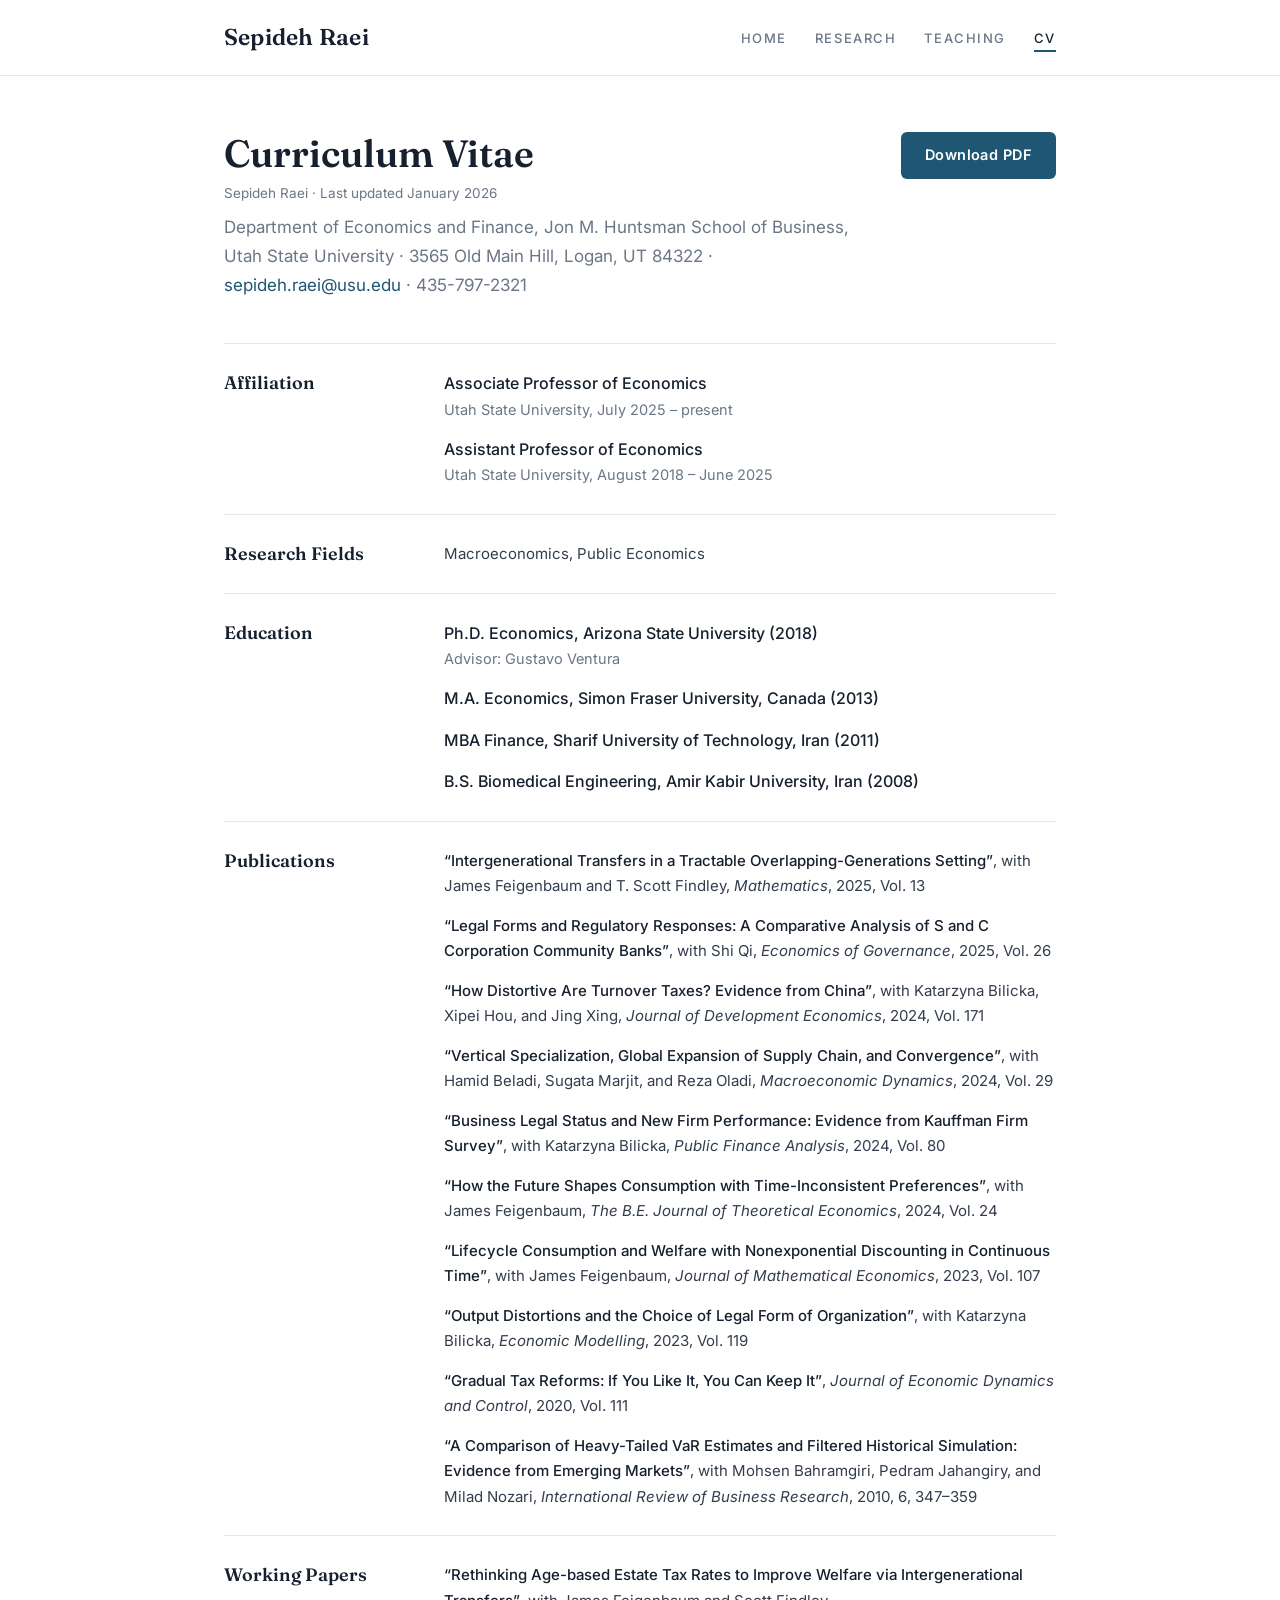
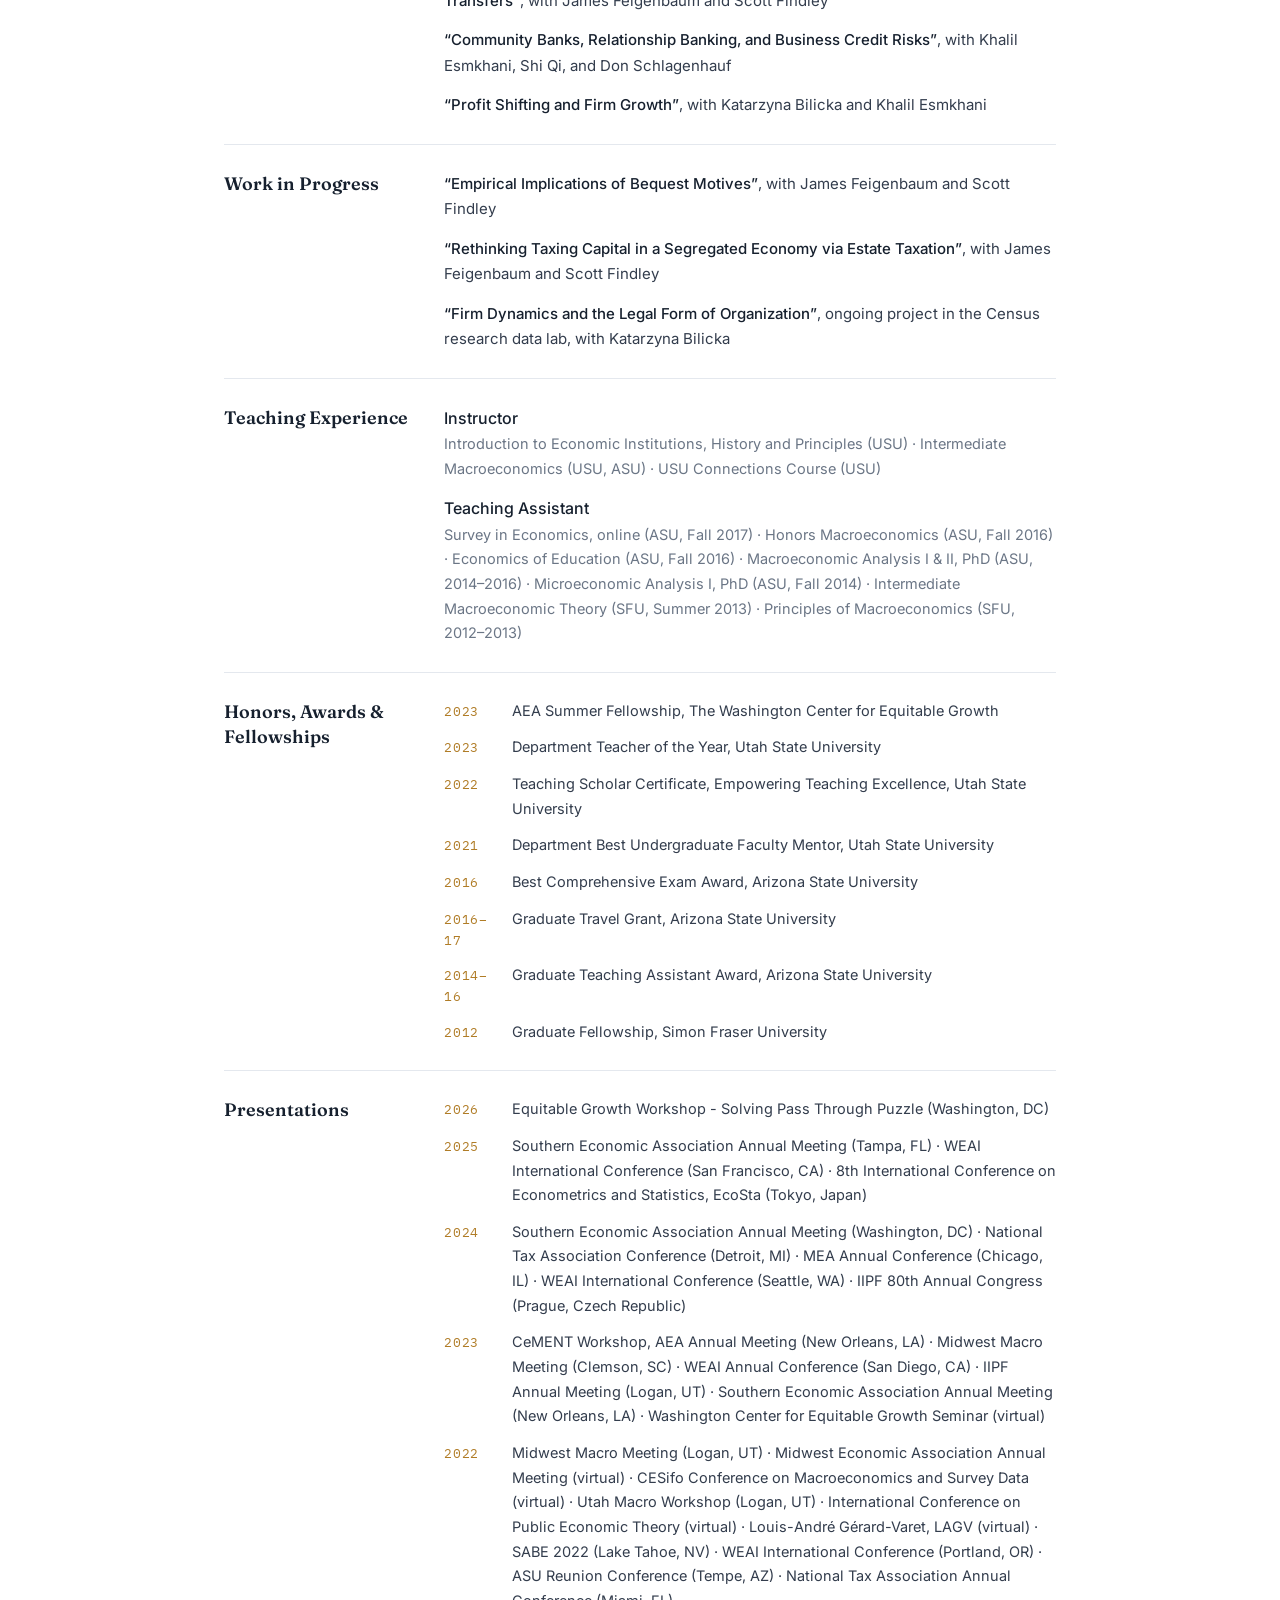
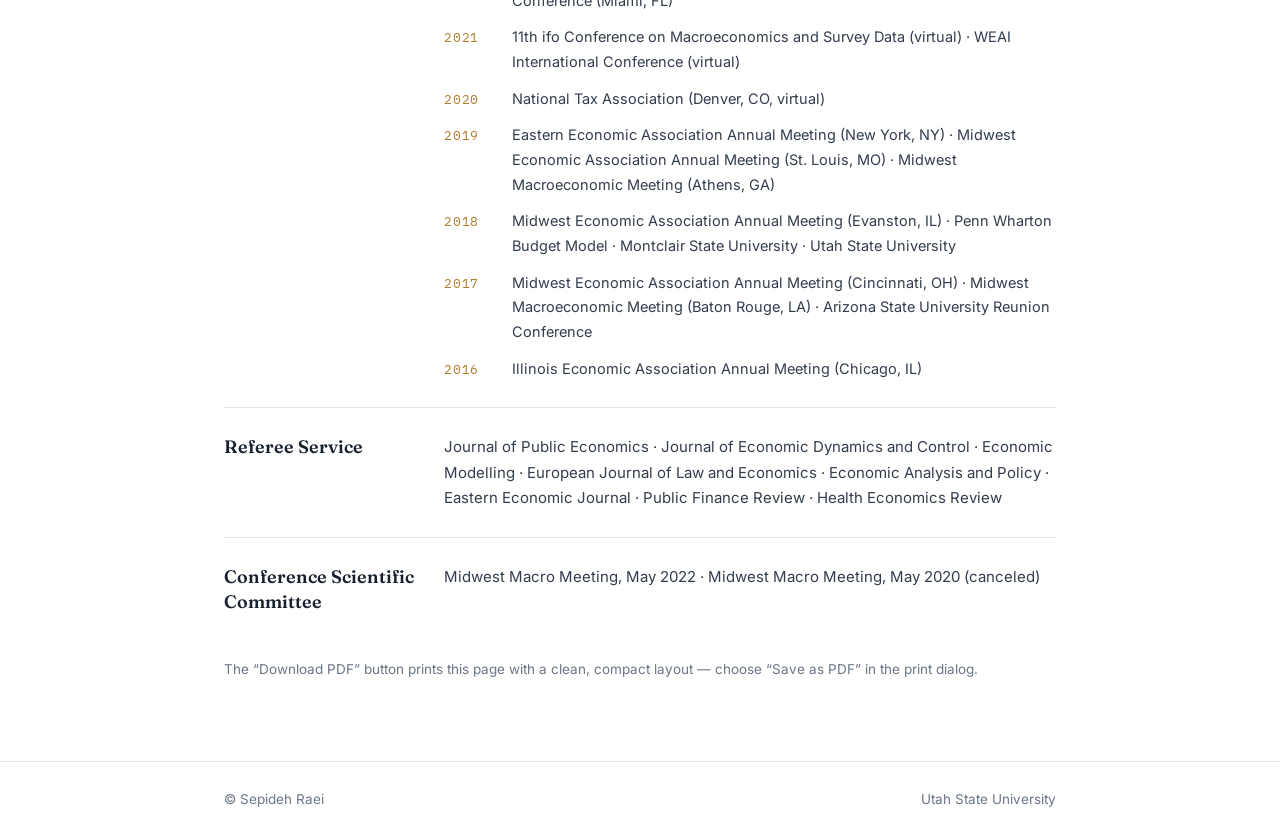
<file: cv.html>
<!DOCTYPE html>
<html lang="en">
<head>
	<meta charset="utf-8" />
	<meta name="viewport" content="width=device-width, initial-scale=1.0" />
	<title>CV — Sepideh Raei</title>
	<meta name="description" content="Curriculum vitae of Sepideh Raei — Associate Professor of Economics, Utah State University." />
	<link href="https://fonts.googleapis.com/css2?family=Inter:wght@400;500;600&family=Fraunces:ital,opsz,wght@0,9..144,400;0,9..144,600;1,9..144,400&family=IBM+Plex+Mono:wght@400;500&display=swap" rel="stylesheet" />
	<link rel="stylesheet" href="css/style.css" />
</head>
<body>

	<div id="header-wrap">
		<div id="header" class="container">
			<div id="logo"><a href="index.html">Sepideh Raei</a></div>
			<input type="checkbox" id="nav-toggle" />
			<label class="hamburger" for="nav-toggle">&#9776;</label>
			<nav class="site-nav">
				<ul>
					<li><a href="index.html">Home</a></li>
					<li><a href="research.html">Research</a></li>
					<li><a href="teaching.html">Teaching</a></li>
					<li class="active"><a href="cv.html">CV</a></li>
				</ul>
			</nav>
		</div>
	</div>

	<main>
		<div class="container">
			<div class="cv-head">
				<div>
					<h1 class="page-title">Curriculum Vitae</h1>
					<p class="updated">Sepideh Raei &middot; Last updated January 2026</p>
				</div>
				<div class="cta-row">
					<a class="button" href="#" onclick="window.print(); return false;">Download PDF</a>
				</div>
			</div>
			<p class="page-subtitle">Department of Economics and Finance, Jon M. Huntsman School of Business, Utah State University &middot; 3565 Old Main Hill, Logan, UT 84322 &middot; <a href="mailto:sepideh.raei@usu.edu">sepideh.raei@usu.edu</a> &middot; 435-797-2321</p>

			<div class="cv-section">
				<h2>Affiliation</h2>
				<div>
					<div class="cv-item">
						<div class="what">Associate Professor of Economics</div>
						<div class="where">Utah State University, July 2025 &ndash; present</div>
					</div>
					<div class="cv-item">
						<div class="what">Assistant Professor of Economics</div>
						<div class="where">Utah State University, August 2018 &ndash; June 2025</div>
					</div>
				</div>
			</div>

			<div class="cv-section">
				<h2>Research Fields</h2>
				<div>
					<p class="cv-plain">Macroeconomics, Public Economics</p>
				</div>
			</div>

			<div class="cv-section">
				<h2>Education</h2>
				<div>
					<div class="cv-item">
						<div class="what">Ph.D. Economics, Arizona State University (2018)</div>
						<div class="where">Advisor: Gustavo Ventura</div>
					</div>
					<div class="cv-item">
						<div class="what">M.A. Economics, Simon Fraser University, Canada (2013)</div>
					</div>
					<div class="cv-item">
						<div class="what">MBA Finance, Sharif University of Technology, Iran (2011)</div>
					</div>
					<div class="cv-item">
						<div class="what">B.S. Biomedical Engineering, Amir Kabir University, Iran (2008)</div>
					</div>
				</div>
			</div>

			<div class="cv-section allow-break">
				<h2>Publications</h2>
				<div>
					<div class="cv-pub"><span class="t">&ldquo;Intergenerational Transfers in a Tractable Overlapping-Generations Setting&rdquo;</span>, with James Feigenbaum and T. Scott Findley, <span class="j">Mathematics</span>, 2025, Vol. 13</div>
					<div class="cv-pub"><span class="t">&ldquo;Legal Forms and Regulatory Responses: A Comparative Analysis of S and C Corporation Community Banks&rdquo;</span>, with Shi Qi, <span class="j">Economics of Governance</span>, 2025, Vol. 26</div>
					<div class="cv-pub"><span class="t">&ldquo;How Distortive Are Turnover Taxes? Evidence from China&rdquo;</span>, with Katarzyna Bilicka, Xipei Hou, and Jing Xing, <span class="j">Journal of Development Economics</span>, 2024, Vol. 171</div>
					<div class="cv-pub"><span class="t">&ldquo;Vertical Specialization, Global Expansion of Supply Chain, and Convergence&rdquo;</span>, with Hamid Beladi, Sugata Marjit, and Reza Oladi, <span class="j">Macroeconomic Dynamics</span>, 2024, Vol. 29</div>
					<div class="cv-pub"><span class="t">&ldquo;Business Legal Status and New Firm Performance: Evidence from Kauffman Firm Survey&rdquo;</span>, with Katarzyna Bilicka, <span class="j">Public Finance Analysis</span>, 2024, Vol. 80</div>
					<div class="cv-pub"><span class="t">&ldquo;How the Future Shapes Consumption with Time-Inconsistent Preferences&rdquo;</span>, with James Feigenbaum, <span class="j">The B.E. Journal of Theoretical Economics</span>, 2024, Vol. 24</div>
					<div class="cv-pub"><span class="t">&ldquo;Lifecycle Consumption and Welfare with Nonexponential Discounting in Continuous Time&rdquo;</span>, with James Feigenbaum, <span class="j">Journal of Mathematical Economics</span>, 2023, Vol. 107</div>
					<div class="cv-pub"><span class="t">&ldquo;Output Distortions and the Choice of Legal Form of Organization&rdquo;</span>, with Katarzyna Bilicka, <span class="j">Economic Modelling</span>, 2023, Vol. 119</div>
					<div class="cv-pub"><span class="t">&ldquo;Gradual Tax Reforms: If You Like It, You Can Keep It&rdquo;</span>, <span class="j">Journal of Economic Dynamics and Control</span>, 2020, Vol. 111</div>
					<div class="cv-pub"><span class="t">&ldquo;A Comparison of Heavy-Tailed VaR Estimates and Filtered Historical Simulation: Evidence from Emerging Markets&rdquo;</span>, with Mohsen Bahramgiri, Pedram Jahangiry, and Milad Nozari, <span class="j">International Review of Business Research</span>, 2010, 6, 347&ndash;359</div>
				</div>
			</div>

			<div class="cv-section">
				<h2>Working Papers</h2>
				<div>
					<div class="cv-pub"><span class="t">&ldquo;Rethinking Age-based Estate Tax Rates to Improve Welfare via Intergenerational Transfers&rdquo;</span>, with James Feigenbaum and Scott Findley</div>
					<div class="cv-pub"><span class="t">&ldquo;Community Banks, Relationship Banking, and Business Credit Risks&rdquo;</span>, with Khalil Esmkhani, Shi Qi, and Don Schlagenhauf</div>
					<div class="cv-pub"><span class="t">&ldquo;Profit Shifting and Firm Growth&rdquo;</span>, with Katarzyna Bilicka and Khalil Esmkhani</div>
				</div>
			</div>

			<div class="cv-section">
				<h2>Work in Progress</h2>
				<div>
					<div class="cv-pub"><span class="t">&ldquo;Empirical Implications of Bequest Motives&rdquo;</span>, with James Feigenbaum and Scott Findley</div>
					<div class="cv-pub"><span class="t">&ldquo;Rethinking Taxing Capital in a Segregated Economy via Estate Taxation&rdquo;</span>, with James Feigenbaum and Scott Findley</div>
					<div class="cv-pub"><span class="t">&ldquo;Firm Dynamics and the Legal Form of Organization&rdquo;</span>, ongoing project in the Census research data lab, with Katarzyna Bilicka</div>
				</div>
			</div>

			<div class="cv-section">
				<h2>Teaching Experience</h2>
				<div>
					<div class="cv-item">
						<div class="what">Instructor</div>
						<div class="where">Introduction to Economic Institutions, History and Principles (USU) &middot; Intermediate Macroeconomics (USU, ASU) &middot; USU Connections Course (USU)</div>
					</div>
					<div class="cv-item">
						<div class="what">Teaching Assistant</div>
						<div class="where">Survey in Economics, online (ASU, Fall 2017) &middot; Honors Macroeconomics (ASU, Fall 2016) &middot; Economics of Education (ASU, Fall 2016) &middot; Macroeconomic Analysis I &amp; II, PhD (ASU, 2014&ndash;2016) &middot; Microeconomic Analysis I, PhD (ASU, Fall 2014) &middot; Intermediate Macroeconomic Theory (SFU, Summer 2013) &middot; Principles of Macroeconomics (SFU, 2012&ndash;2013)</div>
					</div>
				</div>
			</div>

			<div class="cv-section">
				<h2>Honors, Awards &amp; Fellowships</h2>
				<div>
					<div class="cv-year-row"><span class="y">2023</span><span>AEA Summer Fellowship, The Washington Center for Equitable Growth</span></div>
					<div class="cv-year-row"><span class="y">2023</span><span>Department Teacher of the Year, Utah State University</span></div>
					<div class="cv-year-row"><span class="y">2022</span><span>Teaching Scholar Certificate, Empowering Teaching Excellence, Utah State University</span></div>
					<div class="cv-year-row"><span class="y">2021</span><span>Department Best Undergraduate Faculty Mentor, Utah State University</span></div>
					<div class="cv-year-row"><span class="y">2016</span><span>Best Comprehensive Exam Award, Arizona State University</span></div>
					<div class="cv-year-row"><span class="y">2016&ndash;17</span><span>Graduate Travel Grant, Arizona State University</span></div>
					<div class="cv-year-row"><span class="y">2014&ndash;16</span><span>Graduate Teaching Assistant Award, Arizona State University</span></div>
					<div class="cv-year-row"><span class="y">2012</span><span>Graduate Fellowship, Simon Fraser University</span></div>
				</div>
			</div>

			<div class="cv-section allow-break">
				<h2>Presentations</h2>
				<div>
					<div class="cv-year-row"><span class="y">2026</span><span>Equitable Growth Workshop - Solving Pass Through Puzzle (Washington, DC)</span></div>
					<div class="cv-year-row"><span class="y">2025</span><span>Southern Economic Association Annual Meeting (Tampa, FL) &middot; WEAI International Conference (San Francisco, CA) &middot; 8th International Conference on Econometrics and Statistics, EcoSta (Tokyo, Japan)</span></div>
					<div class="cv-year-row"><span class="y">2024</span><span>Southern Economic Association Annual Meeting (Washington, DC) &middot; National Tax Association Conference (Detroit, MI) &middot; MEA Annual Conference (Chicago, IL) &middot; WEAI International Conference (Seattle, WA) &middot; IIPF 80th Annual Congress (Prague, Czech Republic)</span></div>
					<div class="cv-year-row"><span class="y">2023</span><span>CeMENT Workshop, AEA Annual Meeting (New Orleans, LA) &middot; Midwest Macro Meeting (Clemson, SC) &middot; WEAI Annual Conference (San Diego, CA) &middot; IIPF Annual Meeting (Logan, UT) &middot; Southern Economic Association Annual Meeting (New Orleans, LA) &middot; Washington Center for Equitable Growth Seminar (virtual)</span></div>
					<div class="cv-year-row"><span class="y">2022</span><span>Midwest Macro Meeting (Logan, UT) &middot; Midwest Economic Association Annual Meeting (virtual) &middot; CESifo Conference on Macroeconomics and Survey Data (virtual) &middot; Utah Macro Workshop (Logan, UT) &middot; International Conference on Public Economic Theory (virtual) &middot; Louis-Andr&eacute; G&eacute;rard-Varet, LAGV (virtual) &middot; SABE 2022 (Lake Tahoe, NV) &middot; WEAI International Conference (Portland, OR) &middot; ASU Reunion Conference (Tempe, AZ) &middot; National Tax Association Annual Conference (Miami, FL)</span></div>
					<div class="cv-year-row"><span class="y">2021</span><span>11th ifo Conference on Macroeconomics and Survey Data (virtual) &middot; WEAI International Conference (virtual)</span></div>
					<div class="cv-year-row"><span class="y">2020</span><span>National Tax Association (Denver, CO, virtual)</span></div>
					<div class="cv-year-row"><span class="y">2019</span><span>Eastern Economic Association Annual Meeting (New York, NY) &middot; Midwest Economic Association Annual Meeting (St. Louis, MO) &middot; Midwest Macroeconomic Meeting (Athens, GA)</span></div>
					<div class="cv-year-row"><span class="y">2018</span><span>Midwest Economic Association Annual Meeting (Evanston, IL) &middot; Penn Wharton Budget Model &middot; Montclair State University &middot; Utah State University</span></div>
					<div class="cv-year-row"><span class="y">2017</span><span>Midwest Economic Association Annual Meeting (Cincinnati, OH) &middot; Midwest Macroeconomic Meeting (Baton Rouge, LA) &middot; Arizona State University Reunion Conference</span></div>
					<div class="cv-year-row"><span class="y">2016</span><span>Illinois Economic Association Annual Meeting (Chicago, IL)</span></div>
				</div>
			</div>

			<div class="cv-section">
				<h2>Referee Service</h2>
				<div>
					<p class="cv-plain">Journal of Public Economics &middot; Journal of Economic Dynamics and Control &middot; Economic Modelling &middot; European Journal of Law and Economics &middot; Economic Analysis and Policy &middot; Eastern Economic Journal &middot; Public Finance Review &middot; Health Economics Review</p>
				</div>
			</div>

			<div class="cv-section">
				<h2>Conference Scientific Committee</h2>
				<div>
					<p class="cv-plain">Midwest Macro Meeting, May 2022 &middot; Midwest Macro Meeting, May 2020 (canceled)</p>
				</div>
			</div>

			<p class="small-note no-print">The &ldquo;Download PDF&rdquo; button prints this page with a clean, compact layout &mdash; choose &ldquo;Save as PDF&rdquo; in the print dialog.</p>

		</div>
	</main>

	<div id="footer-wrap">
		<div class="container">
			<span>&copy; Sepideh Raei</span>
			<span>Utah State University</span>
		</div>
	</div>

</body>
</html>
</file>
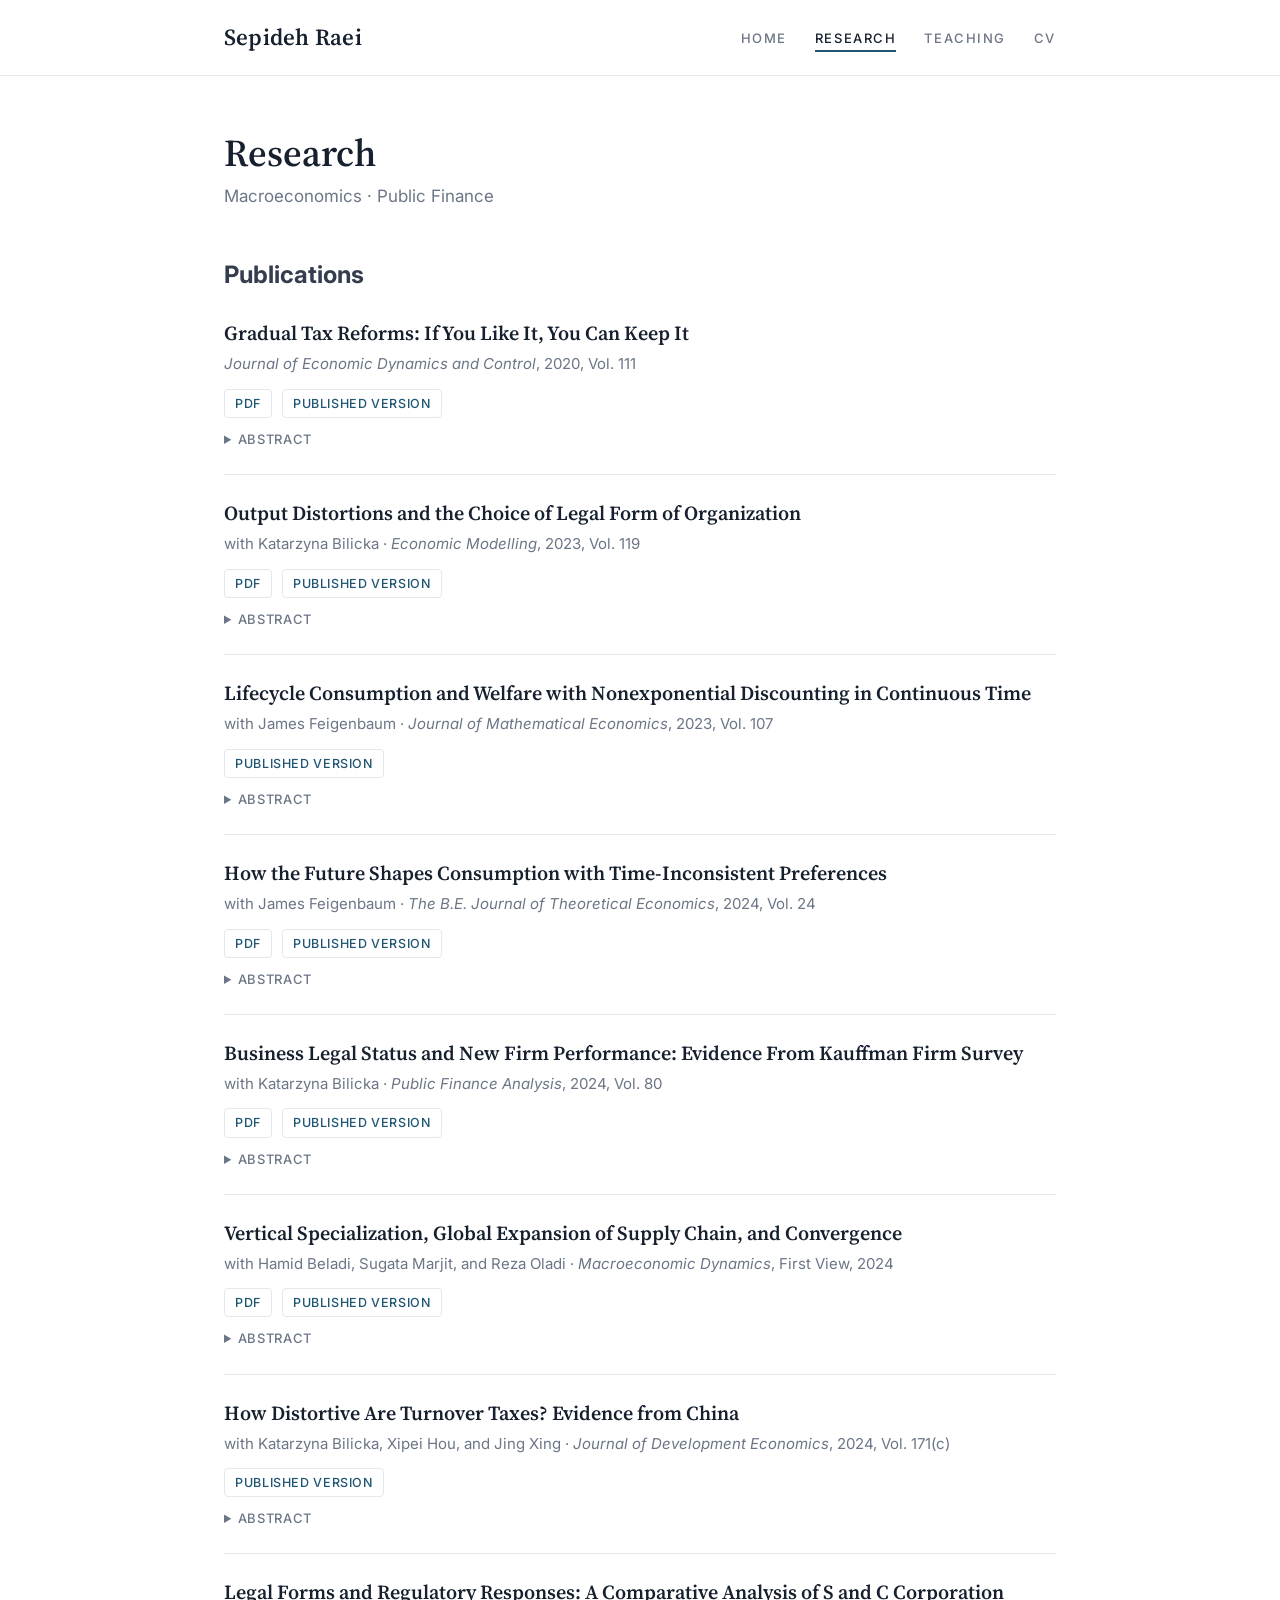
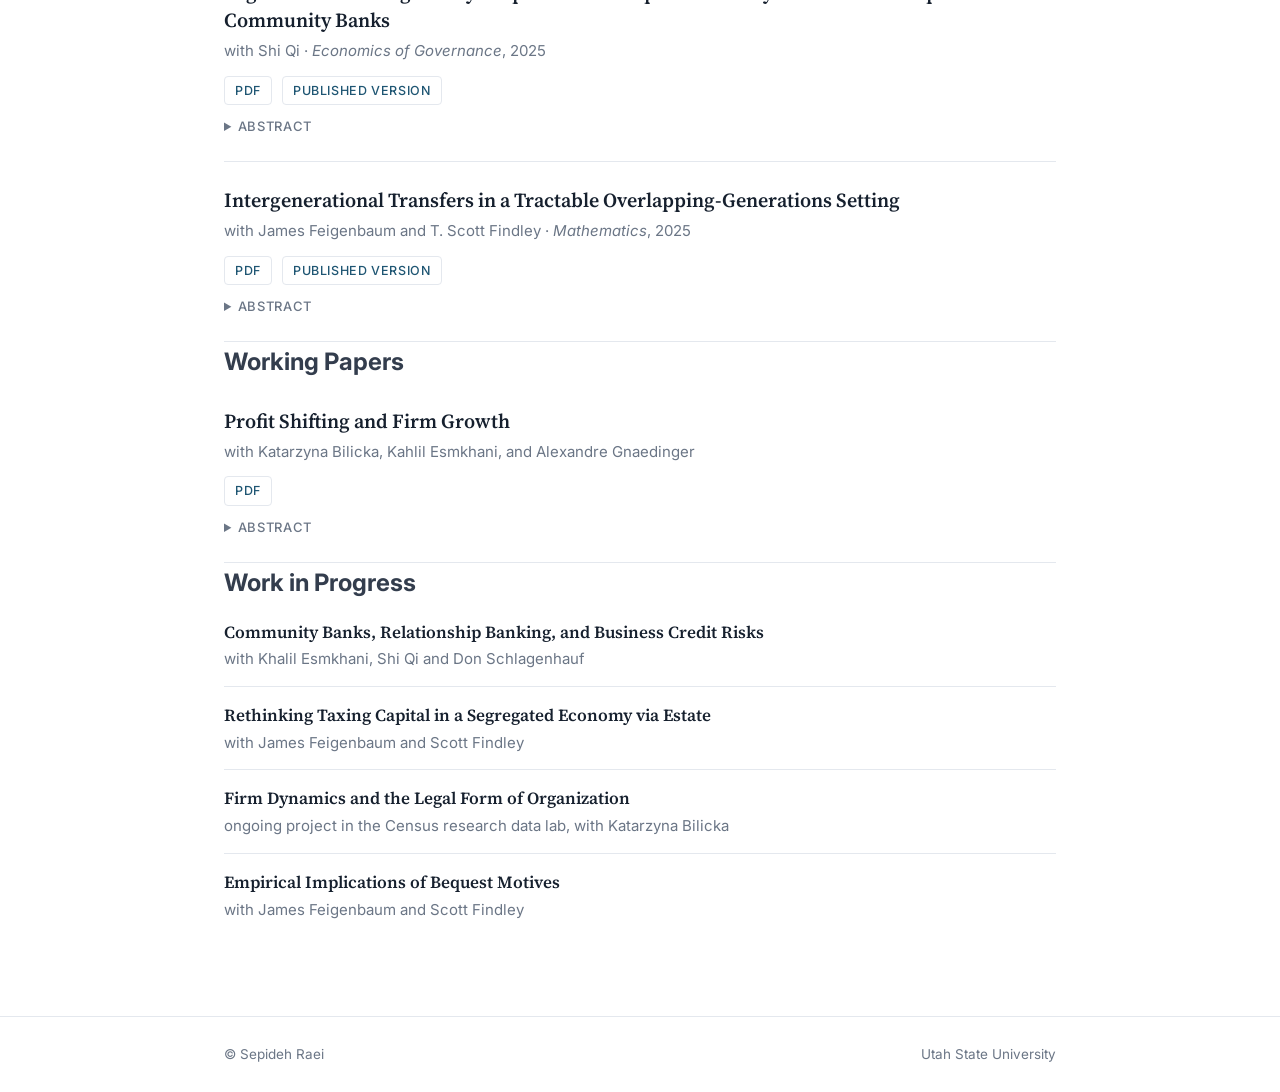
<file: research.html>
<!DOCTYPE html>
<html lang="en">
<head>
	<meta charset="utf-8" />
	<meta name="viewport" content="width=device-width, initial-scale=1.0" />
	<title>Research — Sepideh Raei</title>
	<meta name="description" content="Publications and working papers by Sepideh Raei." />
	<link href="https://fonts.googleapis.com/css2?family=Inter:wght@400;500;600&family=Source+Serif+4:opsz,wght@8..60,400;8..60,600&display=swap" rel="stylesheet" />
	<link rel="stylesheet" href="css/style.css" />
</head>
<body>

	<div id="header-wrap">
		<div id="header" class="container">
			<div id="logo"><a href="index.html">Sepideh Raei</a></div>
			<input type="checkbox" id="nav-toggle" />
			<label class="hamburger" for="nav-toggle">&#9776;</label>
			<nav class="site-nav">
				<ul>
					<li><a href="index.html">Home</a></li>
					<li class="active"><a href="research.html">Research</a></li>
					<li><a href="teaching.html">Teaching</a></li>
					<li><a href="cv.html">CV</a></li>
				</ul>
			</nav>
		</div>
	</div>

	<main>
		<div class="container">
			<h1 class="page-title">Research</h1>
			<p class="page-subtitle">Macroeconomics &middot; Public Finance</p>

			<h2 class="section-heading">Publications</h2>

			<article class="pub">
				<div class="title"><a href="files/gradualtaxreforms.pdf">Gradual Tax Reforms: If You Like It, You Can Keep It</a></div>
				<div class="meta"><span class="journal">Journal of Economic Dynamics and Control</span>, 2020, Vol. 111</div>
				<div class="links">
					<a href="files/gradualtaxreforms.pdf">PDF</a>
					<a href="https://doi.org/10.1016/j.jedc.2019.103793" target="_blank" rel="noopener">Published version</a>
				</div>
				<details>
					<summary>Abstract</summary>
					<p>A key challenge faced by tax reforms is their short-run welfare consequences. In this paper, I focus on a consumption-based tax reform that, despite the long-run welfare gains it generates, causes the welfare for some groups such as retirees or the working poor to fall during transition between steady states. Using a life-cycle model with heterogeneous households, I show how to devise a transition path from the current U.S. federal tax system to a consumption-based tax system that improves the welfare of current as well as future generations. In a nutshell, all households alive at the time of the policy change can choose when they want to switch to the new tax system, or whether they want to switch at all. I find that implementing a tax reform with this feature improves the welfare of 95% of the population in the short run, compared to less than 25% of population in the simple case with no choice. It takes about 20 years for half of the population to pay their taxes under the new tax code.</p>
				</details>
			</article>

			<article class="pub">
				<div class="title"><a href="files/output_distortion_and_the_choice_of_legal_form_of_organization_bilicka_raei.pdf">Output Distortions and the Choice of Legal Form of Organization</a></div>
				<div class="meta">with Katarzyna Bilicka &middot; <span class="journal">Economic Modelling</span>, 2023, Vol. 119</div>
				<div class="links">
					<a href="files/output_distortion_and_the_choice_of_legal_form_of_organization_bilicka_raei.pdf">PDF</a>
					<a href="https://www.sciencedirect.com/science/article/pii/S0264999322003960?dgcid=author" target="_blank" rel="noopener">Published version</a>
				</div>
				<details>
					<summary>Abstract</summary>
					<p>We study the distortions to aggregate output created by the differential tax treatment of corporations and pass through entities. We develop an industry equilibrium model in which the legal form of organization is an endogenous choice for firms facing trade off between tax treatment of business income, access to external capital, and the evolution of productivity over time. We match this model to features of the US economy. We find that, relative to the benchmark economy, revenue-neutral tax reform in which legal forms receive the same tax treatments leads to 1.25% increase in the aggregate output.</p>
				</details>
			</article>

			<article class="pub">
				<div class="title"><a href="https://authors.elsevier.com/sd/article/S0304-4068(23)00062-9" target="_blank" rel="noopener">Lifecycle Consumption and Welfare with Nonexponential Discounting in Continuous Time</a></div>
				<div class="meta">with James Feigenbaum &middot; <span class="journal">Journal of Mathematical Economics</span>, 2023, Vol. 107</div>
				<div class="links">
					<a href="https://doi.org/10.1016/j.jmateco.2023.102869" target="_blank" rel="noopener">Published version</a>
				</div>
				<details>
					<summary>Abstract</summary>
					<p>In a continuous-time lifecycle model with log utility and a general time-inconsistent discount function, we establish necessary and sufficient conditions under which commitment to the initial plan will increase the realized objective function for all future selves. We also establish necessary and sufficient conditions under which the log consumption profile over the lifecycle is locally concave. Empirically, the lifecycle profile of average household consumption is hump-shaped and thus concave at the peak, so this result is useful for identifying what discount functions are consistent with data. We express these conditions in terms of what we call the future weighting factor, which measures the deviation of the discount function from an (arbitrarily chosen) exponential discount function. Both the welfare and concavity conditions depend on how the marginal future weighting factor compares to a weighted average of marginal future weighting factors. If the marginal future weighting factor is sufficiently high at a given delay, i.e. if the discount function decays sufficiently more slowly than the chosen exponential at that delay, this implies that log consumption is concave at a point on the lifecycle profile and there will be a positive contribution to commitment utility relative to the realized utility for one of the selves.</p>
				</details>
			</article>

			<article class="pub">
				<div class="title"><a href="files/how_the_future_shape_consumption_feigenbaum_raei.pdf">How the Future Shapes Consumption with Time-Inconsistent Preferences</a></div>
				<div class="meta">with James Feigenbaum &middot; <span class="journal">The B.E. Journal of Theoretical Economics</span>, 2024, Vol. 24</div>
				<div class="links">
					<a href="files/how_the_future_shape_consumption_feigenbaum_raei.pdf">PDF</a>
					<a href="https://doi.org/10.1515/bejte-2022-0115" target="_blank" rel="noopener">Published version</a>
				</div>
				<details>
					<summary>Abstract</summary>
					<p>Time-inconsistent preferences, which are modeled by relative discount functions, are a common explanation for the empirical finding that lifecycle profiles of household consumption are typically hump-shaped rather than monotonic. More precisely, a time inconsistent preference which is present-biased can generate a hump-shaped consumption profile over the lifecycle. We develop a general framework for understanding "present bias" in consumption through a &ldquo;future weighting factor&rdquo; that perturbs the discount factor of utility at future periods away from exponential discounting. Using our framework we derive necessary and sufficient conditions on the future weighting factors for the consumption profile to be locally concave. We find that these conditions, which are necessary for the consumption profile to be hump-shaped, are stronger than just assuming a present bias. Furthermore, we obtain necessary and sufficient conditions under which the consumption profile determined in the first period of life Pareto dominates the realized consumption profile. Pareto dominance of this initial path must arise when the log consumption profile is strictly concave and the future weighting factor at the longest delay is not too large.</p>
				</details>
			</article>

			<article class="pub">
				<div class="title"><a href="files/bilicka_raei_2023_-_firm_survey.pdf">Business Legal Status and New Firm Performance: Evidence From Kauffman Firm Survey</a></div>
				<div class="meta">with Katarzyna Bilicka &middot; <span class="journal">Public Finance Analysis</span>, 2024, Vol. 80</div>
				<div class="links">
					<a href="files/bilicka_raei_2023_-_firm_survey.pdf">PDF</a>
					<a href="https://doi.org/10.1628/fa-2024-0001" target="_blank" rel="noopener">Published version</a>
				</div>
				<details>
					<summary>Abstract</summary>
					<p>In this paper, we explore the characteristics of newly established firms with different legal forms of organization. Using the Kauffman Firm Survey (KFS), a panel study of businesses established in 2004, we examine the relationship between firm performance and its organizational form and how this relationship changes as firms transition between legal status. We show that firms that are organized into forms that provide liability protection have more debt, higher credit scores, and are more innovative than firms without liability protection. We also observe a larger share of B2B firms with liability protection. Our analysis also indicates that expanding firms, intending to fund their growth via investors' equity, exhibit a preference for C-corporations over S-corporations or LLCs.</p>
				</details>
			</article>

			<article class="pub">
				<div class="title"><a href="files/md_trade.pdf">Vertical Specialization, Global Expansion of Supply Chain, and Convergence</a></div>
				<div class="meta">with Hamid Beladi, Sugata Marjit, and Reza Oladi &middot; <span class="journal">Macroeconomic Dynamics</span>, First View, 2024</div>
				<div class="links">
					<a href="files/md_trade.pdf">PDF</a>
					<a href="https://doi.org/10.1017/S136510052400021X" target="_blank" rel="noopener">Published version</a>
				</div>
				<details>
					<summary>Abstract</summary>
					<p>In this paper, we construct an elaborate general equilibrium model with a continuum of production fragments for an intermediate good, then embed it in a growth model to address the effects of global production fragmentation, vertical specialization and trade on growth and inequality for a small developing country. Among other results, we show that a small developing economy grows faster than the rest of the world as a result of global fragmentation and trade in intermediates if it is skilled-labor scarce. We also address the effects of such a trade opening on wage inequality.</p>
				</details>
			</article>

			<article class="pub">
				<div class="title"><a href="https://doi.org/10.1016/j.jdeveco.2024.103332" target="_blank" rel="noopener">How Distortive Are Turnover Taxes? Evidence from China</a></div>
				<div class="meta">with Katarzyna Bilicka, Xipei Hou, and Jing Xing &middot; <span class="journal">Journal of Development Economics</span>, 2024, Vol. 171(c)</div>
				<div class="links">
					<a href="https://www.sciencedirect.com/science/article/abs/pii/S0304387824000816" target="_blank" rel="noopener">Published version</a>
				</div>
				<details>
					<summary>Abstract</summary>
					<p>We investigate the impact of tax cascading on innovation activities of both upstream and downstream firms. As a natural experiment, we explore a reform that replaced turnover taxes with value-added taxes for service industries in China, which effectively removed tax cascading. We find a relative increase in sales, R&amp;D investment, and employment for affected service firms. Around half of the R&amp;D investment increase is driven by outsourcing from manufacturing firms. We document that smaller and less innovative manufacturing firms increase outsourcing more, while larger service firms benefit more from the tax reform. Our study provides new evidence on how taxation affects supplier networks and firms' innovation activities.</p>
				</details>
			</article>

			<article class="pub">
				<div class="title"><a href="files/bank_project__2_.pdf">Legal Forms and Regulatory Responses: A Comparative Analysis of S and C Corporation Community Banks</a></div>
				<div class="meta">with Shi Qi &middot; <span class="journal">Economics of Governance</span>, 2025</div>
				<div class="links">
					<a href="files/bank_project__2_.pdf">PDF</a>
					<a href="https://rdcu.be/eDi8l" target="_blank" rel="noopener">Published version</a>
				</div>
				<details>
					<summary>Abstract</summary>
					<p>This study investigates the differential responses of Subchapter S and C corporation banks within the U.S. community banking sector to significant policy changes following the 2007&ndash;2008 financial crisis. Using bank-level data from 2003 to 2019 and employing a difference-in-differences analysis, we explore how legal forms influence banks&rsquo; yields on earning assets and funding costs. Our findings reveal that S banks, due to their unique tax status and capital access limitations, exhibited more pronounced reductions in asset yields and increased funding costs compared to C banks.</p>
				</details>
			</article>

			<article class="pub">
				<div class="title"><a href="files/estate_tax__2_.pdf">Intergenerational Transfers in a Tractable Overlapping-Generations Setting</a></div>
				<div class="meta">with James Feigenbaum and T. Scott Findley &middot; <span class="journal">Mathematics</span>, 2025</div>
				<div class="links">
					<a href="files/estate_tax__2_.pdf">PDF</a>
					<a href="https://www.mdpi.com/2227-7390/13/23/3769" target="_blank" rel="noopener">Published version</a>
				</div>
				<details>
					<summary>Abstract</summary>
					<p>Motivated by the Generation-Skipping Transfer Tax (GSTT) in the United States, we examine how varying estate-tax rates by the heir&rsquo;s age affects welfare. Methodologically, we introduce a parsimonious constant-elasticity-of-substitution (CES) bequest utility that is markedly more tractable than the altruistic specifications commonly used in the literature, delivering closed-form optimal rules and transparent parameterization. Using this new framework, we provide a proof of concept showing how transfers from older to younger generations can enhance equilibrium welfare in a dynamically efficient economy &agrave; la Samuelson (1975). We embed the tractable bequest utility in a two-period overlapping-generations model with age-dependent estate-tax schedules. Numerical exercises&mdash;parameterized to the fact that estate-tax revenue is small relative to labor-income taxation&mdash;indicate that lowering the tax rate on bequests to younger heirs (grandchildren) relative to older heirs (adult children) raises the present value of lifetime resources and overall welfare, effectively reversing the logic of the current GSTT. The findings highlight a practical avenue for implementing a &ldquo;reverse social security&rdquo; transfer from old to young that can improve welfare in dynamically efficient economies.</p>
				</details>
			</article>

			<h2 class="section-heading">Working Papers</h2>

			<article class="pub">
				<div class="title"><a href="files/profit_shifting_sep2023.pdf">Profit Shifting and Firm Growth</a></div>
				<div class="meta">with Katarzyna Bilicka, Kahlil Esmkhani, and Alexandre Gnaedinger</div>
				<div class="links">
					<a href="files/profit_shifting_sep2023.pdf">PDF</a>
				</div>
				<details>
					<summary>Abstract</summary>
					<p>In this paper we analyze the consequences of profit shifting for firm growth. Using firm-level balance sheet data, we show that multi-establishment domestic firms tend to be larger than comparable multinational firms. We attribute this to the fact that some firms may prioritize tax saving and locate their new establishments in low tax countries at the expense of expanding at home. We build a novel firm dynamic model with multi-establishment firms to explain the mechanism driving this empirical observation. In our model, firms choose to expand their operations by either growing the size of each of their establishments or by opening a new establishment. They can open a new establishment either in a domestic, high-tax location or in a foreign, low-tax location. We use our model to show that tax planning incentives result in firms opting to be multinationals and having fewer and smaller establishments. This results in lower levels of output and employment. Our findings suggest that when firms put minimizing their tax bill as their objective, they may forgo a higher level of output and employment.</p>
				</details>
			</article>

			<h2 class="section-heading">Work in Progress</h2>

			<ul class="wip-list">
				<li>
					<div class="title">Community Banks, Relationship Banking, and Business Credit Risks</div>
					<div class="coauthors">with Khalil Esmkhani, Shi Qi and Don Schlagenhauf</div>
				</li>
				<li>
					<div class="title">Rethinking Taxing Capital in a Segregated Economy via Estate</div>
					<div class="coauthors">with James Feigenbaum and Scott Findley</div>
				</li>
				<li>
					<div class="title">Firm Dynamics and the Legal Form of Organization</div>
					<div class="coauthors">ongoing project in the Census research data lab, with Katarzyna Bilicka</div>
				</li>
				<li>
					<div class="title">Empirical Implications of Bequest Motives</div>
					<div class="coauthors">with James Feigenbaum and Scott Findley</div>
				</li>
			</ul>

		</div>
	</main>

	<div id="footer-wrap">
		<div class="container">
			<span>&copy; Sepideh Raei</span>
			<span>Utah State University</span>
		</div>
	</div>

</body>
</html>
</file>
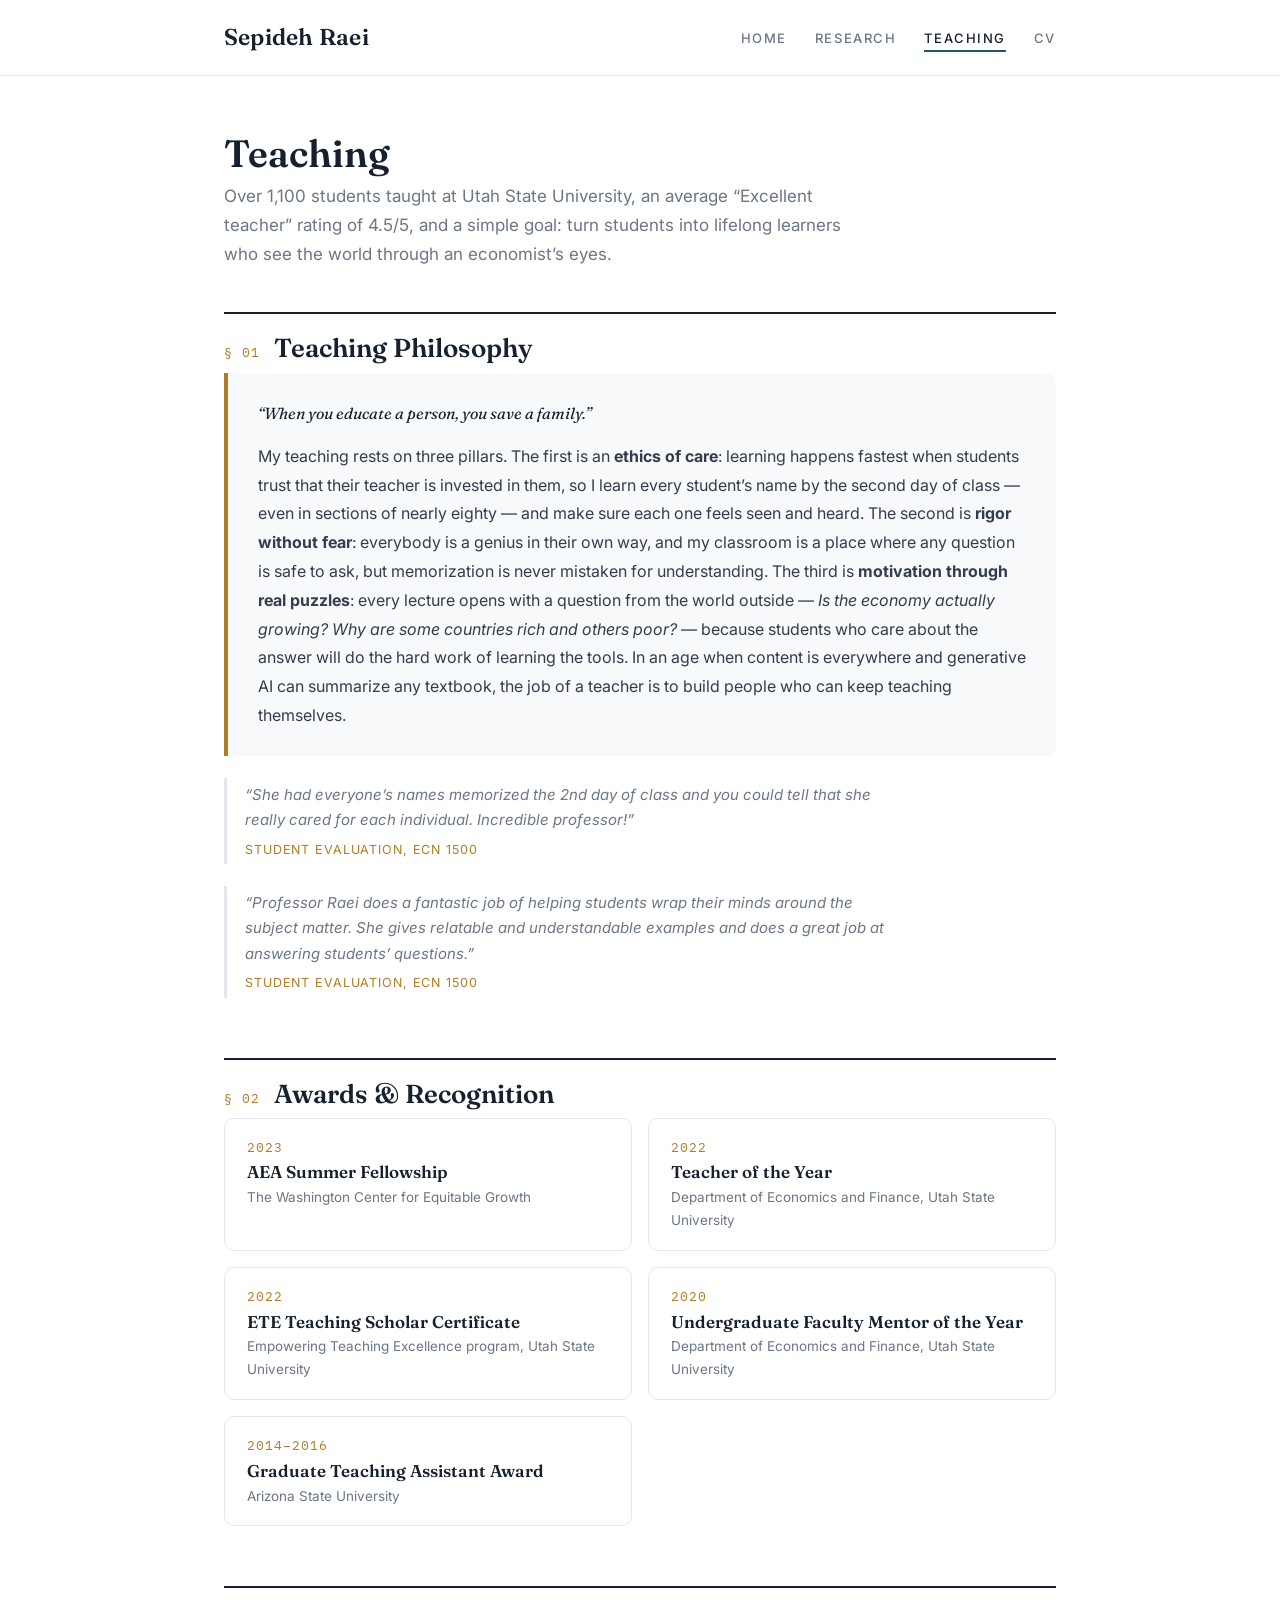
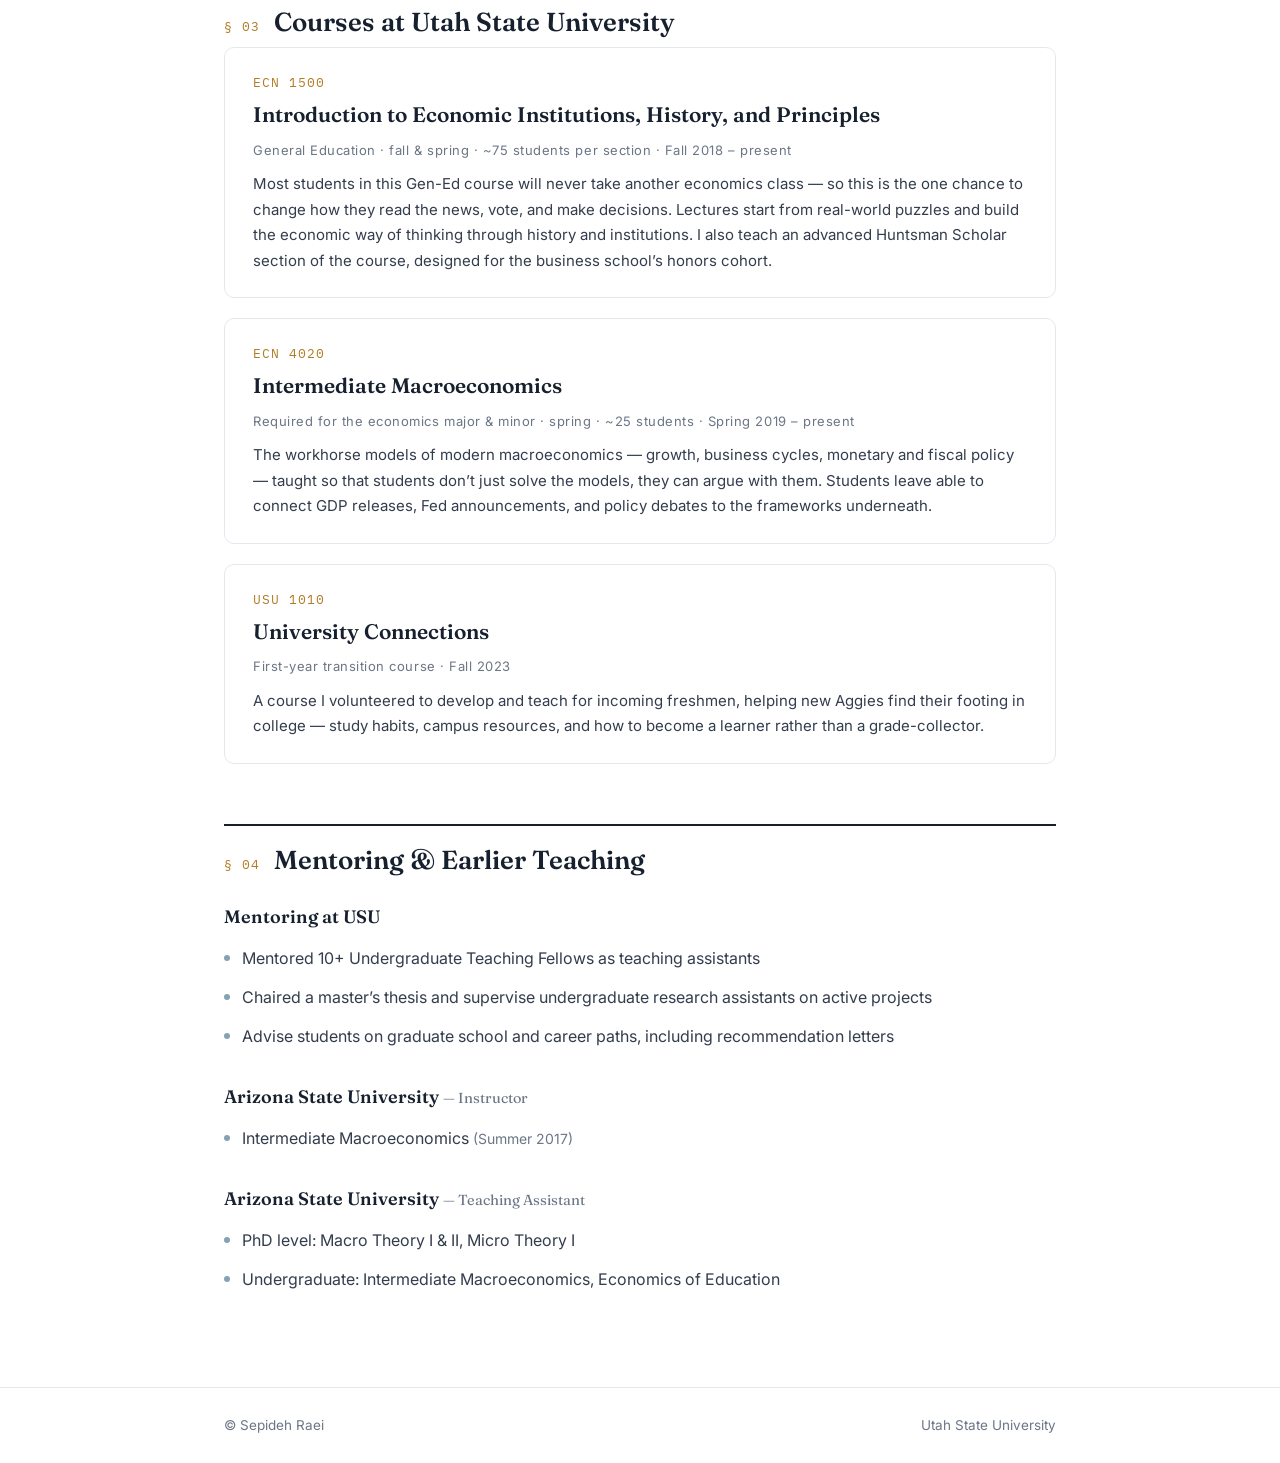
<file: teaching.html>
<!DOCTYPE html>
<html lang="en">
<head>
	<meta charset="utf-8" />
	<meta name="viewport" content="width=device-width, initial-scale=1.0" />
	<title>Teaching — Sepideh Raei</title>
	<meta name="description" content="Teaching philosophy, courses, and awards — Sepideh Raei, Utah State University." />
	<link href="https://fonts.googleapis.com/css2?family=Inter:wght@400;500;600&family=Fraunces:ital,opsz,wght@0,9..144,400;0,9..144,600;1,9..144,400&family=IBM+Plex+Mono:wght@400;500&display=swap" rel="stylesheet" />
	<link rel="canonical" href="https://sepidehraei.com/teaching.html" />
	<link rel="stylesheet" href="css/style.css" />
</head>
<body>

	<div id="header-wrap">
		<div id="header" class="container">
			<div id="logo"><a href="index.html">Sepideh Raei</a></div>
			<input type="checkbox" id="nav-toggle" />
			<label class="hamburger" for="nav-toggle">&#9776;</label>
			<nav class="site-nav">
				<ul>
					<li><a href="index.html">Home</a></li>
					<li><a href="research.html">Research</a></li>
					<li class="active"><a href="teaching.html">Teaching</a></li>
					<li><a href="cv.html">CV</a></li>
				</ul>
			</nav>
		</div>
	</div>

	<main>
		<div class="container">
			<h1 class="page-title">Teaching</h1>
			<p class="page-subtitle">Over 1,100 students taught at Utah State University, an average &ldquo;Excellent teacher&rdquo; rating of 4.5/5, and a simple goal: turn students into lifelong learners who see the world through an economist&rsquo;s eyes.</p>

			<div class="section-head">
				<span class="no">&sect; 01</span>
				<h2>Teaching Philosophy</h2>
			</div>

			<div class="philosophy">
				<p class="pull-quote">&ldquo;When you educate a person, you save a family.&rdquo;</p>
				<p>My teaching rests on three pillars. The first is an <strong>ethics of care</strong>: learning happens fastest when students trust that their teacher is invested in them, so I learn every student&rsquo;s name by the second day of class &mdash; even in sections of nearly eighty &mdash; and make sure each one feels seen and heard. The second is <strong>rigor without fear</strong>: everybody is a genius in their own way, and my classroom is a place where any question is safe to ask, but memorization is never mistaken for understanding. The third is <strong>motivation through real puzzles</strong>: every lecture opens with a question from the world outside &mdash; <em>Is the economy actually growing? Why are some countries rich and others poor?</em> &mdash; because students who care about the answer will do the hard work of learning the tools. In an age when content is everywhere and generative AI can summarize any textbook, the job of a teacher is to build people who can keep teaching themselves.</p>
			</div>

			<blockquote class="student-quote">
				&ldquo;She had everyone&rsquo;s names memorized the 2nd day of class and you could tell that she really cared for each individual. Incredible professor!&rdquo;
				<span class="who">Student evaluation, ECN 1500</span>
			</blockquote>

			<blockquote class="student-quote">
				&ldquo;Professor Raei does a fantastic job of helping students wrap their minds around the subject matter. She gives relatable and understandable examples and does a great job at answering students&rsquo; questions.&rdquo;
				<span class="who">Student evaluation, ECN 1500</span>
			</blockquote>

			<div class="section-head" id="awards">
				<span class="no">&sect; 02</span>
				<h2>Awards &amp; Recognition</h2>
			</div>

			<div class="awards">
				<div class="award">
					<div class="year">2023</div>
					<h3>AEA Summer Fellowship</h3>
					<p>The Washington Center for Equitable Growth</p>
				</div>
				<div class="award">
					<div class="year">2022</div>
					<h3>Teacher of the Year</h3>
					<p>Department of Economics and Finance, Utah State University</p>
				</div>
				<div class="award">
					<div class="year">2022</div>
					<h3>ETE Teaching Scholar Certificate</h3>
					<p>Empowering Teaching Excellence program, Utah State University</p>
				</div>
				<div class="award">
					<div class="year">2020</div>
					<h3>Undergraduate Faculty Mentor of the Year</h3>
					<p>Department of Economics and Finance, Utah State University</p>
				</div>
				<div class="award">
					<div class="year">2014&ndash;2016</div>
					<h3>Graduate Teaching Assistant Award</h3>
					<p>Arizona State University</p>
				</div>
			</div>

			<div class="section-head">
				<span class="no">&sect; 03</span>
				<h2>Courses at Utah State University</h2>
			</div>

			<div class="courses">
				<div class="course">
					<div class="code">ECN 1500</div>
					<h3>Introduction to Economic Institutions, History, and Principles</h3>
					<div class="facts">General Education &middot; fall &amp; spring &middot; ~75 students per section &middot; Fall 2018 &ndash; present</div>
					<p class="desc">Most students in this Gen-Ed course will never take another economics class &mdash; so this is the one chance to change how they read the news, vote, and make decisions. Lectures start from real-world puzzles and build the economic way of thinking through history and institutions. I also teach an advanced Huntsman Scholar section of the course, designed for the business school&rsquo;s honors cohort.</p>
				</div>
				<div class="course">
					<div class="code">ECN 4020</div>
					<h3>Intermediate Macroeconomics</h3>
					<div class="facts">Required for the economics major &amp; minor &middot; spring &middot; ~25 students &middot; Spring 2019 &ndash; present</div>
					<p class="desc">The workhorse models of modern macroeconomics &mdash; growth, business cycles, monetary and fiscal policy &mdash; taught so that students don&rsquo;t just solve the models, they can argue with them. Students leave able to connect GDP releases, Fed announcements, and policy debates to the frameworks underneath.</p>
				</div>
				<div class="course">
					<div class="code">USU 1010</div>
					<h3>University Connections</h3>
					<div class="facts">First-year transition course &middot; Fall 2023</div>
					<p class="desc">A course I volunteered to develop and teach for incoming freshmen, helping new Aggies find their footing in college &mdash; study habits, campus resources, and how to become a learner rather than a grade-collector.</p>
				</div>
			</div>

			<div class="section-head">
				<span class="no">&sect; 04</span>
				<h2>Mentoring &amp; Earlier Teaching</h2>
			</div>

			<div class="teaching-block">
				<h3>Mentoring at USU</h3>
				<ul>
					<li>Mentored 10+ Undergraduate Teaching Fellows as teaching assistants</li>
					<li>Chaired a master&rsquo;s thesis and supervise undergraduate research assistants on active projects</li>
					<li>Advise students on graduate school and career paths, including recommendation letters</li>
				</ul>
			</div>

			<div class="teaching-block">
				<h3>Arizona State University <span class="subtitle">&mdash; Instructor</span></h3>
				<ul>
					<li>Intermediate Macroeconomics <span class="award-year">(Summer 2017)</span></li>
				</ul>
			</div>

			<div class="teaching-block">
				<h3>Arizona State University <span class="subtitle">&mdash; Teaching Assistant</span></h3>
				<ul>
					<li>PhD level: Macro Theory I &amp; II, Micro Theory I</li>
					<li>Undergraduate: Intermediate Macroeconomics, Economics of Education</li>
				</ul>
			</div>

		</div>
	</main>

	<div id="footer-wrap">
		<div class="container">
			<span>&copy; Sepideh Raei</span>
			<span>Utah State University</span>
		</div>
	</div>

</body>
</html>
</file>
<file: css/style.css>
/* Redesign (dev1 branch): typography-driven academic site.
   Hand-built, zero frameworks. Serif display (Fraunces) + Inter body,
   numbered sections, credential badges, themed research groups. */

:root {
  --ink: #16202e;
  --body-text: #333d4d;
  --muted: #6b7686;
  --accent: #1f5673;
  --accent-dark: #16405a;
  --gold: #b07c26;
  --gold-soft: #faf4e7;
  --rule: #e4e8ee;
  --bg: #ffffff;
  --bg-soft: #f7f9fb;
  --serif: "Fraunces", "Source Serif 4", Georgia, "Times New Roman", serif;
  --sans: "Inter", "Helvetica Neue", Arial, sans-serif;
  --mono: "IBM Plex Mono", "SF Mono", Menlo, monospace;
}

* {
  margin: 0;
  padding: 0;
  box-sizing: border-box;
}

html {
  scroll-behavior: smooth;
}

body {
  font-family: var(--sans);
  font-size: 16px;
  line-height: 1.7;
  color: var(--body-text);
  background: var(--bg);
  -webkit-font-smoothing: antialiased;
}

a {
  color: var(--accent);
  text-decoration: none;
  border-bottom: 1px solid transparent;
  transition: color 0.15s ease, border-color 0.15s ease;
}

a:hover {
  color: var(--accent-dark);
  border-bottom-color: currentColor;
}

.container {
  max-width: 880px;
  margin: 0 auto;
  padding: 0 24px;
}

/* ---------- Header ---------- */

#header-wrap {
  border-bottom: 1px solid var(--rule);
  background: rgba(255, 255, 255, 0.94);
  backdrop-filter: blur(6px);
  position: sticky;
  top: 0;
  z-index: 10;
}

#header {
  display: flex;
  align-items: center;
  justify-content: space-between;
  flex-wrap: wrap;
  padding-top: 18px;
  padding-bottom: 18px;
}

#logo a {
  font-family: var(--serif);
  font-size: 23px;
  font-weight: 600;
  letter-spacing: 0.01em;
  color: var(--ink);
  border-bottom: none;
}

nav.site-nav ul {
  list-style: none;
  display: flex;
  gap: 28px;
}

nav.site-nav a {
  font-size: 13px;
  font-weight: 500;
  letter-spacing: 0.12em;
  text-transform: uppercase;
  color: var(--muted);
  padding: 4px 0;
  border-bottom: 2px solid transparent;
}

nav.site-nav a:hover {
  color: var(--ink);
  border-bottom-color: var(--rule);
}

nav.site-nav li.active a {
  color: var(--ink);
  border-bottom-color: var(--accent);
}

#nav-toggle {
  display: none;
}

.hamburger {
  display: none;
  font-size: 26px;
  cursor: pointer;
  color: var(--ink);
  line-height: 1;
}

/* ---------- Page scaffolding ---------- */

main {
  padding: 56px 0 80px;
  min-height: 62vh;
}

.page-title {
  font-family: var(--serif);
  font-size: 38px;
  font-weight: 600;
  color: var(--ink);
  margin-bottom: 6px;
  line-height: 1.15;
}

.page-subtitle {
  color: var(--muted);
  font-size: 17px;
  margin-bottom: 44px;
  max-width: 640px;
}

/* Numbered section headings (§ 01 …) */
.section-head {
  scroll-margin-top: 84px;
  display: flex;
  align-items: baseline;
  gap: 14px;
  margin: 60px 0 8px;
  padding-top: 18px;
  border-top: 2px solid var(--ink);
}

.section-head:first-of-type {
  margin-top: 0;
}

.section-head .no {
  font-family: var(--mono);
  font-size: 13px;
  letter-spacing: 0.08em;
  color: var(--gold);
  white-space: nowrap;
}

.section-head h2 {
  font-family: var(--serif);
  font-size: 26px;
  font-weight: 600;
  color: var(--ink);
  line-height: 1.25;
}

.section-lede {
  color: var(--muted);
  font-size: 15.5px;
  max-width: 660px;
  margin-bottom: 26px;
}

/* ---------- Home ---------- */

.hero {
  display: flex;
  gap: 52px;
  align-items: flex-start;
  flex-wrap: wrap;
  margin-bottom: 30px;
}

.hero .photo {
  flex: 0 0 250px;
}

.hero .photo img {
  width: 100%;
  border-radius: 8px;
  box-shadow: 0 10px 32px rgba(22, 32, 46, 0.16);
}

.hero .intro {
  flex: 1 1 400px;
}

.eyebrow {
  font-family: var(--mono);
  font-size: 12.5px;
  letter-spacing: 0.14em;
  text-transform: uppercase;
  color: var(--gold);
  margin-bottom: 10px;
}

.hero h1 {
  font-family: var(--serif);
  font-size: 44px;
  font-weight: 600;
  line-height: 1.1;
  color: var(--ink);
  margin-bottom: 14px;
}

.hero .tagline {
  font-family: var(--serif);
  font-size: 21px;
  font-weight: 400;
  font-style: italic;
  line-height: 1.5;
  color: var(--ink);
  margin-bottom: 18px;
}

.hero .role {
  font-size: 16.5px;
  color: var(--muted);
  margin-bottom: 20px;
}

.hero .lead {
  font-size: 16.5px;
  margin-bottom: 24px;
  max-width: 560px;
}

.badges {
  display: flex;
  gap: 10px;
  flex-wrap: wrap;
  margin-bottom: 28px;
}

.badges span {
  font-size: 12.5px;
  font-weight: 600;
  letter-spacing: 0.05em;
  color: var(--gold);
  background: var(--gold-soft);
  border: 1px solid #ecd9b4;
  border-radius: 999px;
  padding: 5px 14px;
}

.cta-row {
  display: flex;
  gap: 12px;
  flex-wrap: wrap;
  margin-bottom: 8px;
}

.button {
  display: inline-block;
  background: var(--accent);
  color: #fff;
  font-size: 14.5px;
  font-weight: 600;
  letter-spacing: 0.03em;
  padding: 11px 24px;
  border-radius: 6px;
  border-bottom: none;
  transition: background 0.15s ease;
}

.button:hover {
  background: var(--accent-dark);
  color: #fff;
  border-bottom: none;
}

.button.ghost {
  background: transparent;
  color: var(--accent);
  border: 1px solid var(--accent);
  padding: 10px 23px;
}

.button.ghost:hover {
  background: var(--bg-soft);
  color: var(--accent-dark);
}

/* Stats strip */
.stats {
  display: grid;
  grid-template-columns: repeat(4, 1fr);
  gap: 16px;
  margin: 42px 0 10px;
  padding: 26px 0;
  border-top: 1px solid var(--rule);
  border-bottom: 1px solid var(--rule);
}

.stats .stat {
  text-align: center;
}

a.stat {
  display: block;
  border-bottom: none;
  border-radius: 8px;
  transition: background 0.15s ease;
}

a.stat:hover {
  background: var(--bg-soft);
  border-bottom: none;
}

a.stat:hover .n {
  color: var(--accent);
}

.stats .n {
  font-family: var(--serif);
  font-size: 30px;
  font-weight: 600;
  color: var(--ink);
  line-height: 1.2;
}

.stats .l {
  font-size: 12.5px;
  letter-spacing: 0.07em;
  text-transform: uppercase;
  color: var(--muted);
}

/* Home teaser cards */
.teasers {
  display: grid;
  grid-template-columns: 1fr 1fr;
  gap: 22px;
  margin-top: 40px;
}

.teaser {
  display: block;
  border: 1px solid var(--rule);
  border-radius: 10px;
  padding: 26px 28px;
  color: var(--body-text);
  transition: border-color 0.15s ease, box-shadow 0.15s ease;
}

.teaser:hover {
  border-color: var(--accent);
  box-shadow: 0 6px 22px rgba(22, 32, 46, 0.08);
  color: var(--body-text);
  border-bottom-color: var(--accent);
}

.teaser .no {
  font-family: var(--mono);
  font-size: 12px;
  letter-spacing: 0.08em;
  color: var(--gold);
}

.teaser h3 {
  font-family: var(--serif);
  font-size: 21px;
  font-weight: 600;
  color: var(--ink);
  margin: 6px 0 8px;
}

.teaser p {
  font-size: 14.5px;
  color: var(--muted);
}

.teaser .go {
  display: inline-block;
  margin-top: 12px;
  font-size: 13px;
  font-weight: 600;
  letter-spacing: 0.06em;
  text-transform: uppercase;
  color: var(--accent);
}

.contact-card {
  background: var(--bg-soft);
  border: 1px solid var(--rule);
  border-radius: 10px;
  padding: 24px 28px;
  margin-top: 40px;
}

.contact-card h2 {
  font-family: var(--serif);
  font-size: 19px;
  font-weight: 600;
  color: var(--ink);
  margin-bottom: 10px;
}

.contact-card dl {
  display: grid;
  grid-template-columns: 76px 1fr;
  row-gap: 4px;
}

.contact-card dt {
  font-size: 13px;
  font-weight: 600;
  letter-spacing: 0.06em;
  text-transform: uppercase;
  color: var(--muted);
  line-height: 27px;
}

.contact-card dd {
  margin: 0;
}

/* ---------- Research ---------- */

.pub {
  padding: 24px 0;
  border-bottom: 1px solid var(--rule);
}

.pub:last-child {
  border-bottom: none;
}

.pub .title {
  font-family: var(--serif);
  font-size: 20px;
  font-weight: 600;
  line-height: 1.4;
  color: var(--ink);
}

.pub .title a {
  color: inherit;
}

.pub .title a:hover {
  color: var(--accent);
}

.pub .meta {
  font-size: 15px;
  color: var(--muted);
  margin-top: 4px;
}

.pub .meta .journal {
  font-style: italic;
}

.pub .hook {
  font-size: 15.5px;
  line-height: 1.7;
  color: var(--body-text);
  margin-top: 10px;
  max-width: 700px;
}

.pub .hook::before {
  content: "→ ";
  color: var(--gold);
  font-weight: 600;
}

.pub .links {
  margin-top: 12px;
  display: flex;
  gap: 10px;
  flex-wrap: wrap;
}

.pub .links a {
  font-size: 12.5px;
  font-weight: 500;
  letter-spacing: 0.05em;
  text-transform: uppercase;
  color: var(--accent);
  border: 1px solid var(--rule);
  border-radius: 4px;
  padding: 3px 10px;
}

.pub .links a:hover {
  border-color: var(--accent);
  background: var(--bg-soft);
}

.pub details {
  margin-top: 10px;
}

.pub summary {
  font-size: 13px;
  font-weight: 500;
  letter-spacing: 0.05em;
  text-transform: uppercase;
  color: var(--muted);
  cursor: pointer;
  user-select: none;
}

.pub summary:hover {
  color: var(--accent);
}

.pub details p {
  font-size: 14.5px;
  line-height: 1.75;
  color: var(--body-text);
  margin-top: 10px;
  padding-left: 16px;
  border-left: 3px solid var(--rule);
}

ul.wip-list {
  list-style: none;
}

ul.wip-list li {
  padding: 14px 0;
  border-bottom: 1px solid var(--rule);
}

ul.wip-list li:last-child {
  border-bottom: none;
}

ul.wip-list .title {
  font-family: var(--serif);
  font-size: 17px;
  font-weight: 600;
  color: var(--ink);
}

ul.wip-list .coauthors {
  font-size: 15px;
  color: var(--muted);
}

/* ---------- Teaching ---------- */

.philosophy {
  background: var(--bg-soft);
  border-left: 4px solid var(--gold);
  border-radius: 0 10px 10px 0;
  padding: 26px 30px;
  margin-bottom: 10px;
}

.philosophy p {
  font-size: 16px;
  line-height: 1.8;
}

.philosophy p + p {
  margin-top: 14px;
}

.pull-quote {
  font-family: var(--serif);
  font-size: 20px;
  font-style: italic;
  color: var(--ink);
  margin: 0 0 14px;
}

.student-quote {
  font-size: 15px;
  font-style: italic;
  color: var(--muted);
  border-left: 3px solid var(--rule);
  padding: 4px 0 4px 18px;
  margin: 22px 0;
  max-width: 680px;
}

.student-quote .who {
  display: block;
  font-style: normal;
  font-size: 12.5px;
  letter-spacing: 0.07em;
  text-transform: uppercase;
  margin-top: 6px;
  color: var(--gold);
}

/* Course cards */
.courses {
  display: grid;
  grid-template-columns: 1fr;
  gap: 20px;
}

.course {
  border: 1px solid var(--rule);
  border-radius: 10px;
  padding: 24px 28px;
}

.course .code {
  font-family: var(--mono);
  font-size: 12.5px;
  letter-spacing: 0.08em;
  color: var(--gold);
}

.course h3 {
  font-family: var(--serif);
  font-size: 21px;
  font-weight: 600;
  color: var(--ink);
  margin: 4px 0 6px;
}

.course .facts {
  font-size: 13px;
  letter-spacing: 0.04em;
  color: var(--muted);
  margin-bottom: 10px;
}

.course p.desc {
  font-size: 15px;
  line-height: 1.7;
}

/* Award cards */
.awards {
  display: grid;
  grid-template-columns: 1fr 1fr;
  gap: 16px;
}

.award {
  border: 1px solid var(--rule);
  border-radius: 10px;
  padding: 18px 22px;
  background: var(--bg);
}

.award .year {
  font-family: var(--mono);
  font-size: 12.5px;
  letter-spacing: 0.08em;
  color: var(--gold);
}

.award h3 {
  font-family: var(--serif);
  font-size: 17px;
  font-weight: 600;
  color: var(--ink);
  line-height: 1.35;
  margin: 3px 0 2px;
}

.award p {
  font-size: 13.5px;
  color: var(--muted);
}

/* Past teaching list */
.teaching-block {
  margin-bottom: 8px;
}

.teaching-block h3 {
  font-family: var(--serif);
  font-size: 18px;
  font-weight: 600;
  color: var(--ink);
  margin: 26px 0 6px;
}

.teaching-block h3 .subtitle {
  font-size: 14.5px;
  font-weight: 400;
  color: var(--muted);
}

.teaching-block ul {
  list-style: none;
  margin-top: 4px;
}

.teaching-block li {
  padding: 6px 0 6px 18px;
  position: relative;
}

.teaching-block li::before {
  content: "";
  position: absolute;
  left: 0;
  top: 16px;
  width: 6px;
  height: 6px;
  border-radius: 50%;
  background: var(--accent);
  opacity: 0.55;
}

.award-year {
  color: var(--muted);
  font-size: 14px;
}

/* ---------- CV ---------- */

.cv-head {
  display: flex;
  justify-content: space-between;
  align-items: flex-start;
  gap: 20px;
  flex-wrap: wrap;
  margin-bottom: 8px;
}

.cv-head .updated {
  font-size: 13.5px;
  color: var(--muted);
}

.cv-section {
  scroll-margin-top: 84px;
  display: grid;
  grid-template-columns: 190px 1fr;
  gap: 10px 30px;
  padding: 26px 0;
  border-top: 1px solid var(--rule);
}

.cv-section > h2 {
  font-family: var(--serif);
  font-size: 18px;
  font-weight: 600;
  color: var(--ink);
  line-height: 1.4;
}

.cv-section > div {
  min-width: 0;
}

.cv-item {
  margin-bottom: 14px;
}

.cv-item:last-child {
  margin-bottom: 0;
}

.cv-item .what {
  color: var(--ink);
  font-weight: 500;
}

.cv-item .what em {
  font-weight: 400;
}

.cv-item .where {
  font-size: 14.5px;
  color: var(--muted);
}

.cv-pub {
  margin-bottom: 14px;
  font-size: 15px;
}

.cv-pub:last-child {
  margin-bottom: 0;
}

.cv-pub .t {
  color: var(--ink);
  font-weight: 500;
}

.cv-pub .j {
  font-style: italic;
}

.cv-year-row {
  display: grid;
  grid-template-columns: 52px 1fr;
  gap: 0 16px;
  margin-bottom: 12px;
  font-size: 14.5px;
}

.cv-year-row:last-child {
  margin-bottom: 0;
}

.cv-year-row .y {
  font-family: var(--mono);
  font-size: 12.5px;
  letter-spacing: 0.06em;
  color: var(--gold);
  padding-top: 2px;
}

.cv-plain {
  font-size: 15px;
}

.small-note {
  font-size: 13.5px;
  color: var(--muted);
  margin-top: 18px;
}

/* ---------- Print (Download PDF renders this page) ---------- */

@media print {
  #header-wrap,
  #footer-wrap,
  .cv-head .cta-row,
  .no-print {
    display: none !important;
  }

  body {
    font-size: 11.5px;
    line-height: 1.5;
    color: #000;
  }

  main {
    padding: 0;
    min-height: 0;
  }

  .container {
    max-width: none;
    padding: 0;
  }

  .page-title {
    font-size: 24px;
  }

  .page-subtitle {
    margin-bottom: 14px;
    font-size: 12px;
  }

  .cv-section {
    padding: 12px 0;
    grid-template-columns: 150px 1fr;
    gap: 6px 20px;
    break-inside: avoid-page;
  }

  .cv-section.allow-break {
    break-inside: auto;
  }

  .cv-section > h2 {
    font-size: 13px;
  }

  .cv-item,
  .cv-pub {
    margin-bottom: 8px;
  }

  .cv-pub,
  .cv-plain,
  .cv-year-row {
    font-size: 11.5px;
  }

  .cv-item .where {
    font-size: 11px;
  }

  a {
    color: #000;
    border-bottom: none;
  }
}

/* ---------- Footer ---------- */

#footer-wrap {
  border-top: 1px solid var(--rule);
  padding: 26px 0;
  font-size: 13.5px;
  color: var(--muted);
}

#footer-wrap .container {
  display: flex;
  justify-content: space-between;
  flex-wrap: wrap;
  gap: 8px;
}

#footer-wrap a {
  color: var(--muted);
}

#footer-wrap a:hover {
  color: var(--accent);
}

/* ---------- Responsive ---------- */

@media screen and (max-width: 720px) {
  #header {
    padding-top: 14px;
    padding-bottom: 14px;
  }

  .hamburger {
    display: block;
  }

  nav.site-nav {
    display: none;
    width: 100%;
  }

  #nav-toggle:checked ~ nav.site-nav {
    display: block;
  }

  nav.site-nav ul {
    flex-direction: column;
    gap: 0;
    padding: 10px 0 6px;
  }

  nav.site-nav a {
    display: block;
    padding: 10px 0;
  }

  main {
    padding: 36px 0 56px;
  }

  .hero h1 {
    font-size: 34px;
  }

  .hero .photo {
    flex-basis: 100%;
    max-width: 300px;
    margin: 0 auto;
  }

  .stats {
    grid-template-columns: 1fr 1fr;
    row-gap: 22px;
  }

  .teasers {
    grid-template-columns: 1fr;
  }

  .awards {
    grid-template-columns: 1fr;
  }

  .contact-card dl {
    grid-template-columns: 1fr;
  }

  .contact-card dt {
    line-height: 1.4;
    margin-top: 8px;
  }
}
</file>
